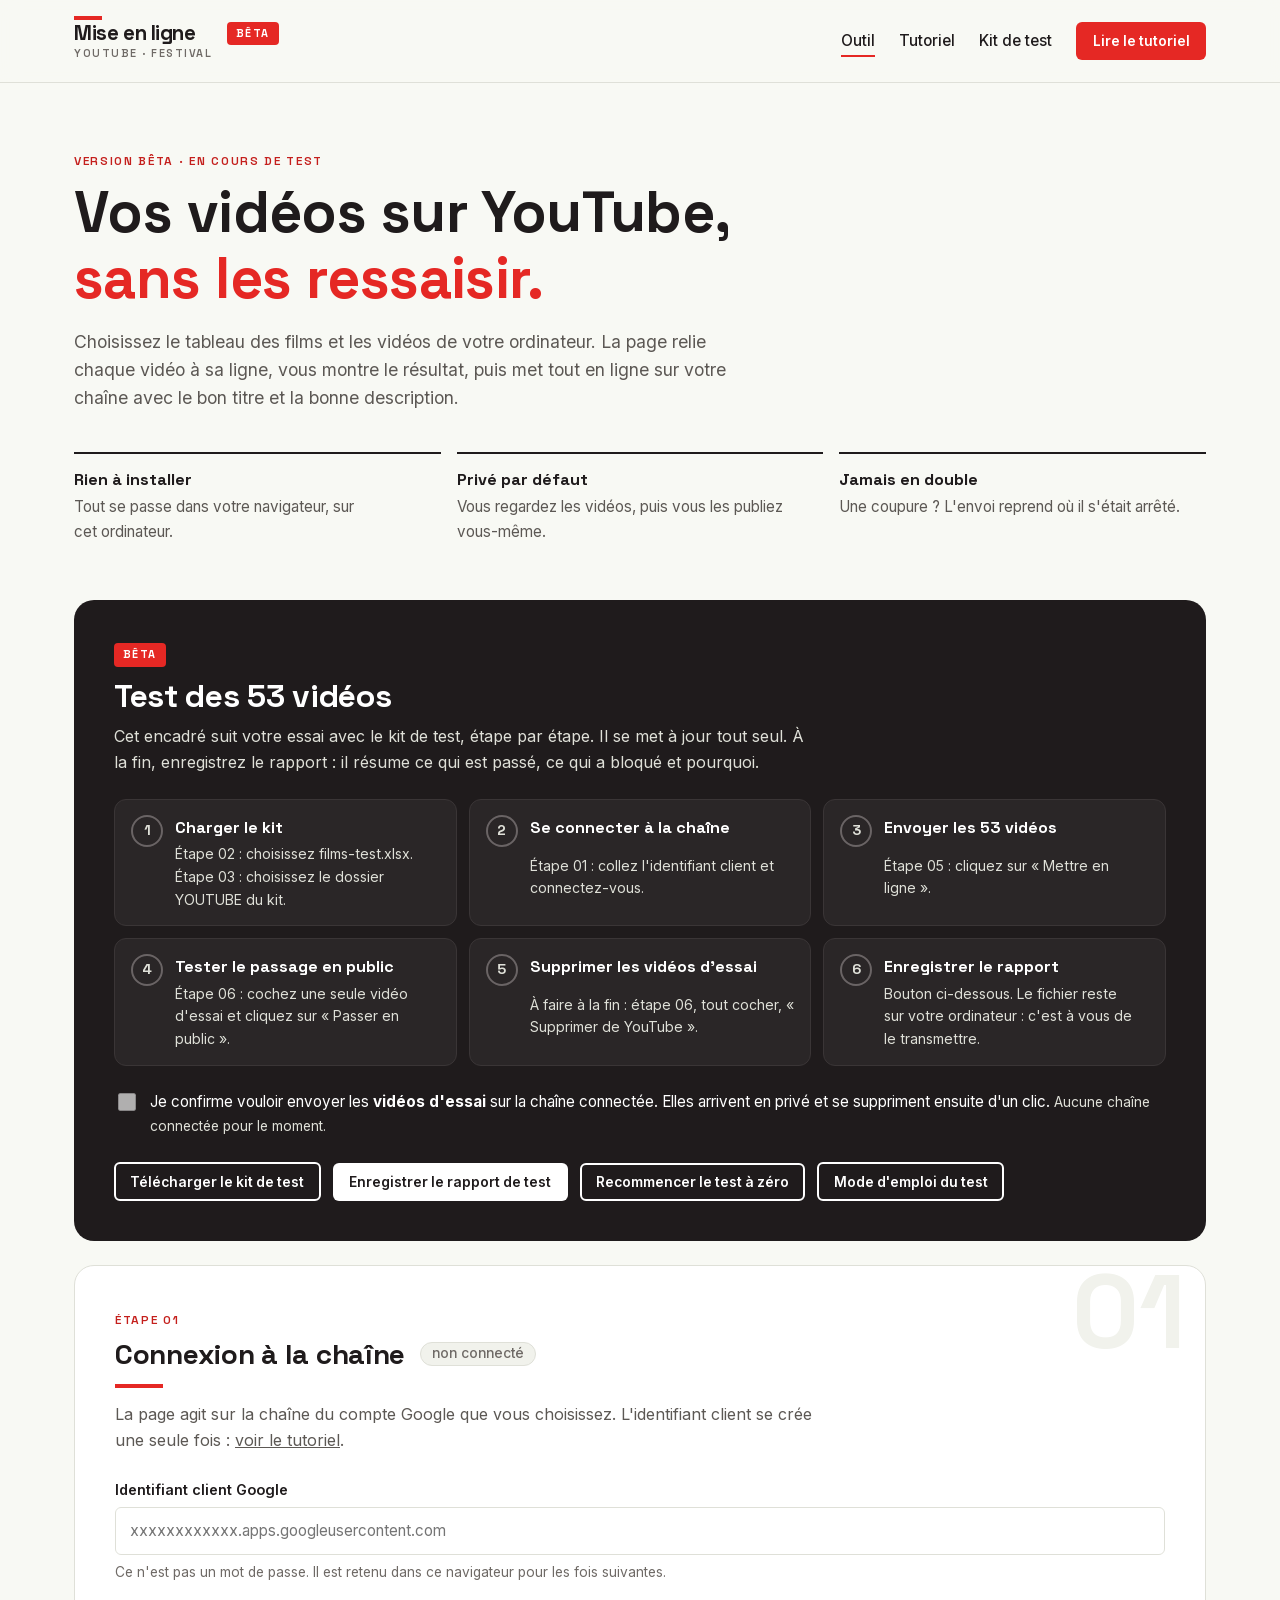
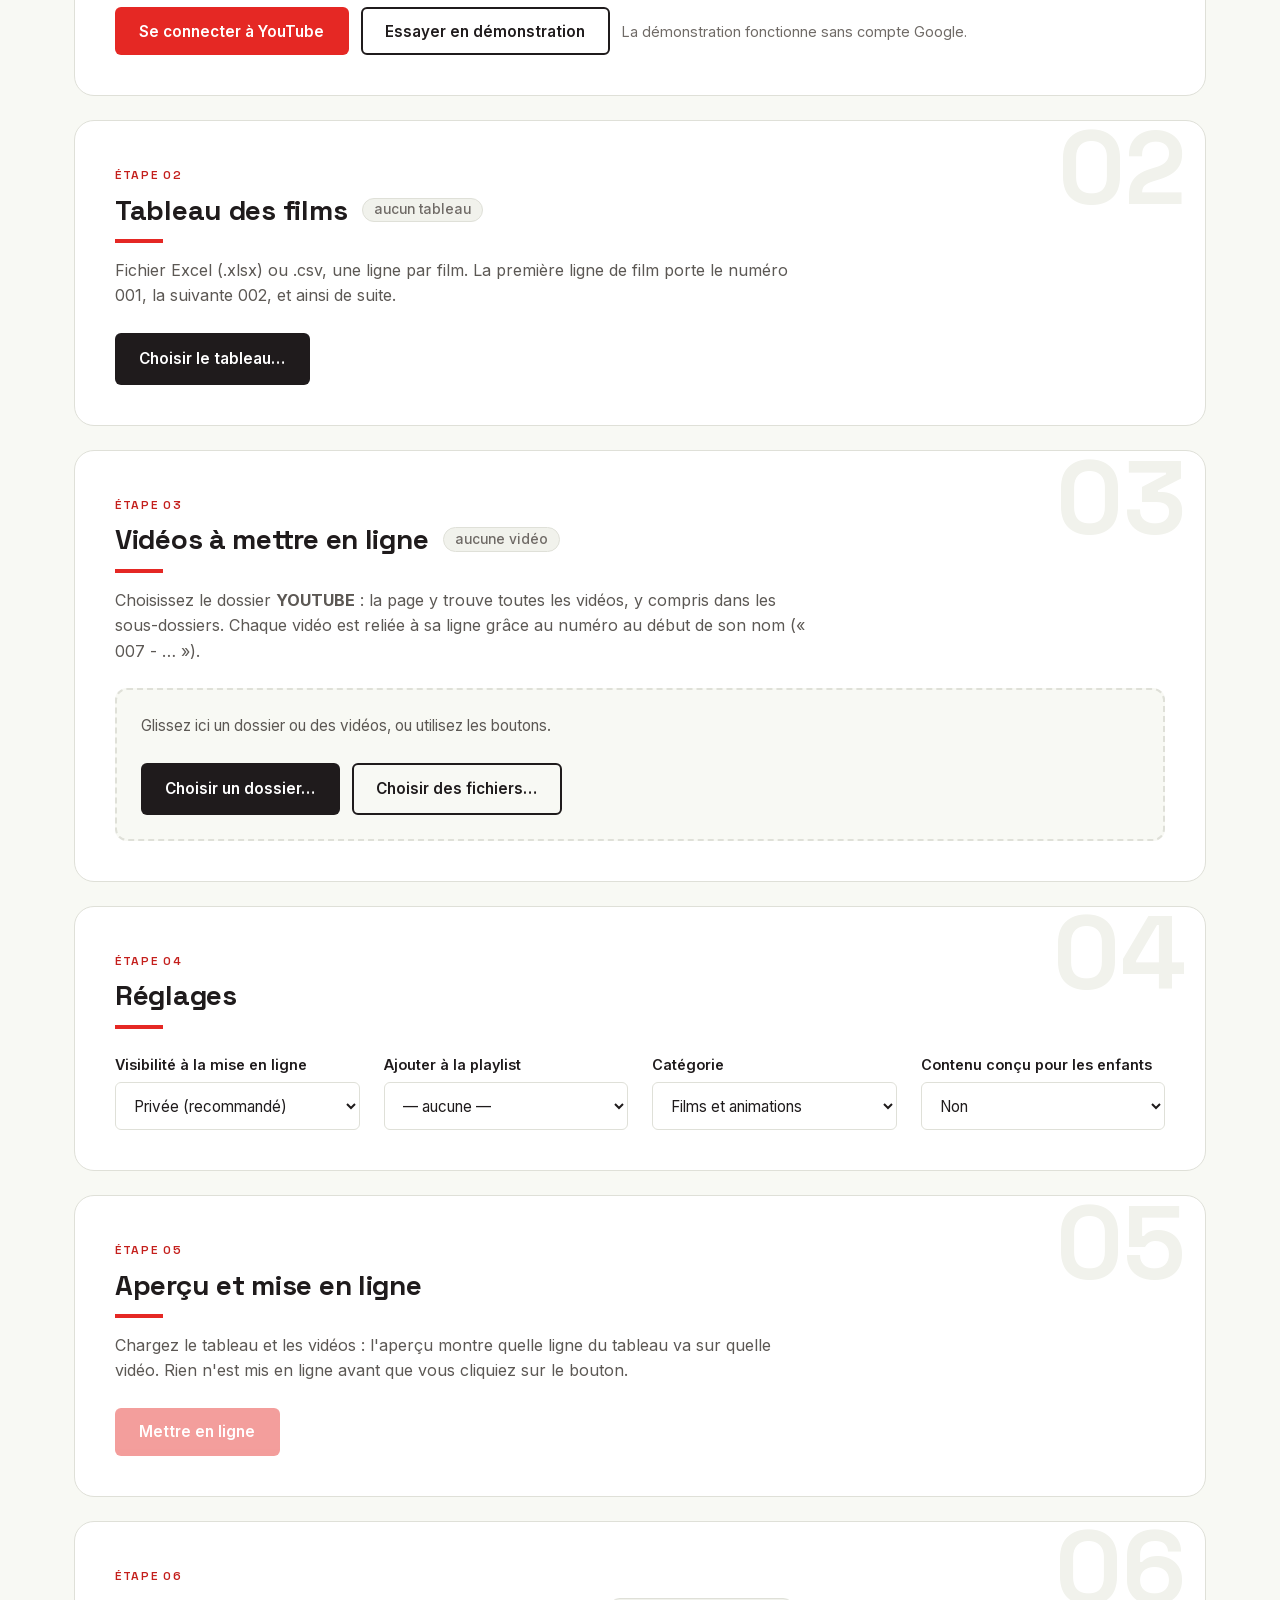
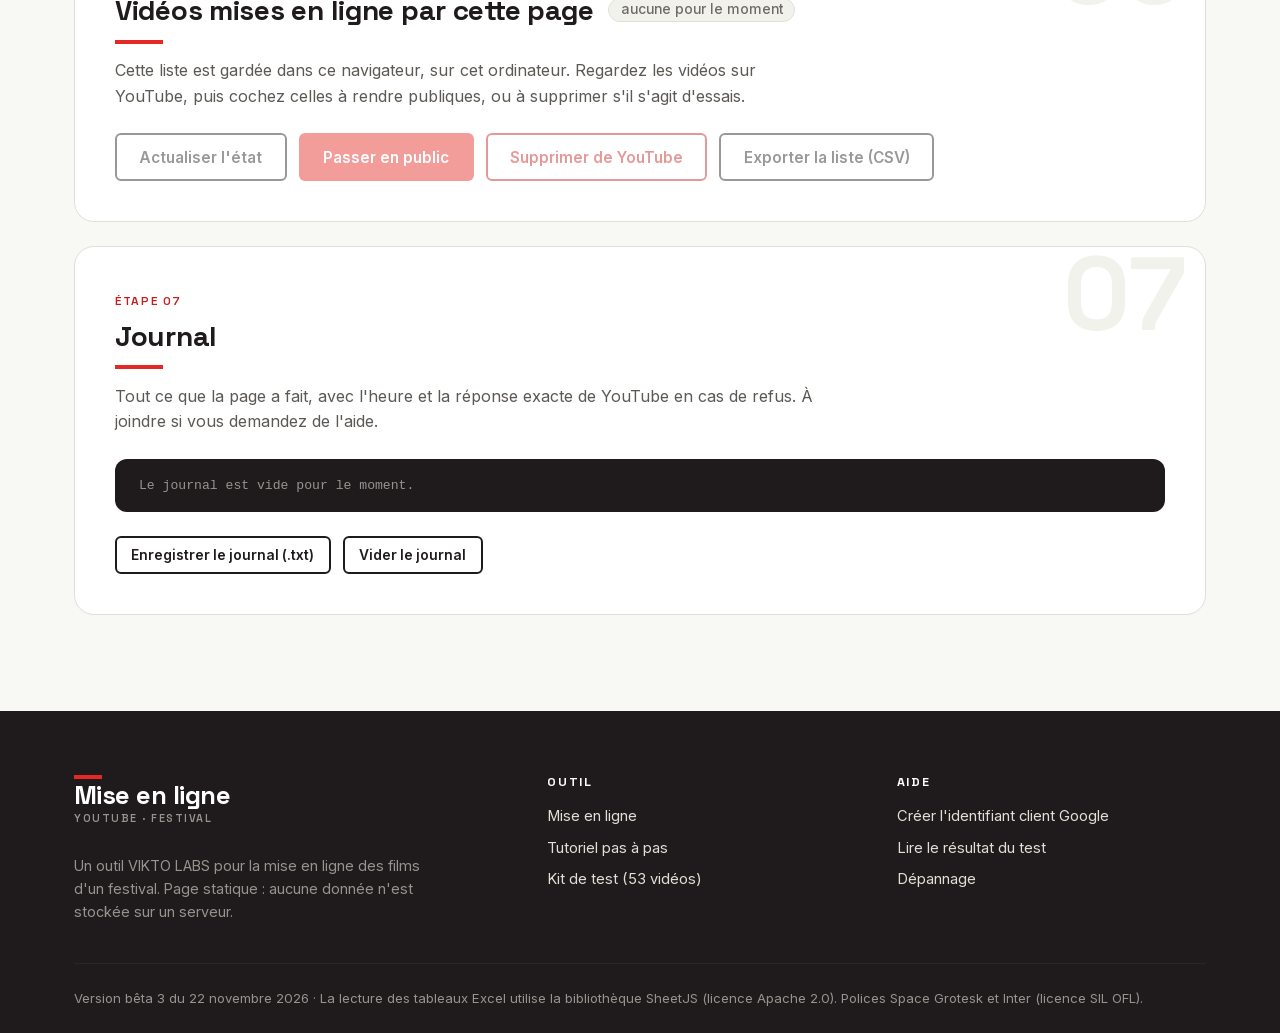
<file: index.html>
<!doctype html>
<html lang="fr">
<head>
<meta charset="utf-8">
<meta name="viewport" content="width=device-width, initial-scale=1">
<title>Mise en ligne YouTube du festival — VIKTO LABS</title>
<meta name="description" content="Outil pour mettre en ligne sur YouTube les vidéos d'un festival, avec les titres et descriptions tirés d'un tableau Excel.">
<meta name="robots" content="noindex">
<link rel="icon" type="image/svg+xml" href="assets/images/icone.svg">
<link rel="stylesheet" href="assets/css/fonts.css">
<link rel="stylesheet" href="assets/css/style.css">
</head>
<body>
<a href="#outil" class="skip-link">Aller à l'outil</a>

<header class="site-header">
  <div class="header-inner">
    <a href="index.html" class="logo-slot" aria-label="Mise en ligne YouTube — accueil">
      <span class="wordmark">Mise en ligne<span class="wordmark-dot" aria-hidden="true"></span><small>YouTube · festival</small></span>
      <span class="badge-beta" title="Version en cours de test">Bêta</span>
    </a>
    <nav class="main-nav" aria-label="Navigation principale">
      <ul class="nav-links">
        <li><a href="index.html" aria-current="page">Outil</a></li>
        <li><a href="tutoriel.html">Tutoriel</a></li>
        <li><a href="tutoriel.html#kit">Kit de test</a></li>
      </ul>
      <a href="tutoriel.html" class="btn btn-primary btn-small">Lire le tutoriel</a>
    </nav>
  </div>
</header>

<div class="demo-bar" id="demo-bar" hidden>
  <div class="container">
    <strong>Mode démonstration</strong>
    <span>Rien n'est envoyé à YouTube : la page fait semblant, pour s'exercer.</span>
    <label for="demo-limite">Simuler :</label>
    <select id="demo-limite">
      <option value="">aucune limite (tout passe)</option>
      <option value="quota-6">quota épuisé après 6 vidéos</option>
      <option value="quota-50">quota épuisé après 50 vidéos</option>
      <option value="chaine-15">limite de la chaîne après 15 vidéos</option>
      <option value="prive">vidéos bloquées en privé</option>
    </select>
    <button type="button" id="btn-quitter-demo">Quitter la démonstration</button>
  </div>
</div>

<main id="outil">
  <div class="container">
    <section class="hero">
      <span class="eyebrow">Version bêta · en cours de test</span>
      <h1>Vos vidéos sur YouTube, <span class="accent">sans les ressaisir.</span></h1>
      <p class="lead">Choisissez le tableau des films et les vidéos de votre ordinateur. La page relie chaque vidéo à sa ligne, vous montre le résultat, puis met tout en ligne sur votre chaîne avec le bon titre et la bonne description.</p>
      <ul class="hero-facts">
        <li><strong>Rien à installer</strong>Tout se passe dans votre navigateur, sur cet ordinateur.</li>
        <li><strong>Privé par défaut</strong>Vous regardez les vidéos, puis vous les publiez vous-même.</li>
        <li><strong>Jamais en double</strong>Une coupure ? L'envoi reprend où il s'était arrêté.</li>
      </ul>
    </section>

    <section class="beta" id="s-test" aria-labelledby="titre-test">
      <div class="beta-head">
        <span class="badge-beta">Bêta</span>
        <h2 id="titre-test">Test des 53 vidéos</h2>
        <p>Cet encadré suit votre essai avec le kit de test, étape par étape. Il se met à jour tout seul. À la fin, enregistrez le rapport : il résume ce qui est passé, ce qui a bloqué et pourquoi.</p>
      </div>
      <ol class="checklist" id="test-etapes"></ol>
      <label class="confirm" for="confirme-test">
        <input type="checkbox" id="confirme-test">
        <span>Je confirme vouloir envoyer les <strong>vidéos d'essai</strong> sur la chaîne connectée. Elles arrivent en privé et se suppriment ensuite d'un clic. <span class="hint" id="chaine-test"></span></span>
      </label>
      <div class="actions">
        <a class="btn btn-outline btn-small" href="kit-test/kit-test-53-videos.zip" download>Télécharger le kit de test</a>
        <button type="button" class="btn btn-dark btn-small" id="btn-rapport-test">Enregistrer le rapport de test</button>
        <button type="button" class="btn btn-outline btn-small" id="btn-raz-test">Recommencer le test à zéro</button>
        <a class="btn btn-outline btn-small" href="tutoriel.html#test">Mode d'emploi du test</a>
      </div>
    </section>

    <div class="steps">

      <section class="step" data-num="01" id="s-connexion">
        <div class="step-head">
          <span class="eyebrow">Étape 01</span>
          <h2>Connexion à la chaîne <span class="status" id="etat-connexion">non connecté</span></h2>
          <p>La page agit sur la chaîne du compte Google que vous choisissez. L'identifiant client se crée une seule fois : <a href="tutoriel.html#acces">voir le tutoriel</a>.</p>
        </div>
        <div class="fields">
          <div class="field full">
            <label for="client-id">Identifiant client Google</label>
            <input type="text" id="client-id" placeholder="xxxxxxxxxxxx.apps.googleusercontent.com" autocomplete="off" spellcheck="false">
            <span class="hint">Ce n'est pas un mot de passe. Il est retenu dans ce navigateur pour les fois suivantes.</span>
          </div>
        </div>
        <div class="actions">
          <button type="button" class="btn btn-primary" id="btn-connexion">Se connecter à YouTube</button>
          <button type="button" class="btn btn-outline" id="btn-demo">Essayer en démonstration</button>
          <span class="note">La démonstration fonctionne sans compte Google.</span>
        </div>
        <div class="notice" id="msg-connexion" role="status" aria-live="polite"></div>
      </section>

      <section class="step" data-num="02" id="s-tableau">
        <div class="step-head">
          <span class="eyebrow">Étape 02</span>
          <h2>Tableau des films <span class="status" id="etat-tableau">aucun tableau</span></h2>
          <p>Fichier Excel (.xlsx) ou .csv, une ligne par film. La première ligne de film porte le numéro 001, la suivante 002, et ainsi de suite.</p>
        </div>
        <div class="actions" style="margin-top:0">
          <label class="btn btn-dark" for="choix-tableau">Choisir le tableau…</label>
          <input type="file" id="choix-tableau" accept=".xlsx,.xlsm,.csv">
          <button type="button" class="btn btn-outline" id="btn-exemple" hidden>Charger les 53 vidéos d'exemple</button>
        </div>
        <div id="colonnes" hidden>
          <div class="fields" style="margin-top: var(--space-md)">
            <div class="field"><label for="col-titre">Colonne du titre YouTube</label><select id="col-titre"></select></div>
            <div class="field"><label for="col-desc">Colonne de la description</label><select id="col-desc"></select></div>
            <div class="field"><label for="col-tags">Colonne des mots-clés <span class="optional">(facultatif)</span></label><select id="col-tags"></select></div>
          </div>
          <details class="more">
            <summary>Composer le titre et la description à partir de plusieurs colonnes</summary>
            <p class="hint">Écrivez le texte voulu et placez le nom d'une colonne entre accolades là où sa valeur doit apparaître. Exemple : <code>{Titre} – un film de {Réalisateur}</code></p>
            <div class="fields">
              <div class="field full"><label for="modele-titre">Modèle du titre</label><input type="text" id="modele-titre"></div>
              <div class="field full"><label for="modele-desc">Modèle de la description</label><textarea id="modele-desc"></textarea></div>
              <div class="field full"><span class="label">Colonnes disponibles <span class="optional">(un clic l'ajoute à la description)</span></span><div class="chips" id="puces"></div></div>
            </div>
          </details>
        </div>
        <div class="notice" id="msg-tableau" role="status" aria-live="polite"></div>
      </section>

      <section class="step" data-num="03" id="s-videos">
        <div class="step-head">
          <span class="eyebrow">Étape 03</span>
          <h2>Vidéos à mettre en ligne <span class="status" id="etat-videos">aucune vidéo</span></h2>
          <p>Choisissez le dossier <strong>YOUTUBE</strong> : la page y trouve toutes les vidéos, y compris dans les sous-dossiers. Chaque vidéo est reliée à sa ligne grâce au numéro au début de son nom (« 007 - … »).</p>
        </div>
        <div class="dropzone" id="depot">
          <p>Glissez ici un dossier ou des vidéos, ou utilisez les boutons.</p>
          <div class="actions">
            <label class="btn btn-dark" for="choix-dossier">Choisir un dossier…</label>
            <input type="file" id="choix-dossier" webkitdirectory multiple>
            <label class="btn btn-outline" for="choix-fichiers">Choisir des fichiers…</label>
            <input type="file" id="choix-fichiers" multiple accept="video/*,.mkv,.mxf">
            <button type="button" class="btn btn-outline btn-small" id="btn-vider" hidden>Vider la liste</button>
          </div>
        </div>
      </section>

      <section class="step" data-num="04" id="s-reglages">
        <div class="step-head">
          <span class="eyebrow">Étape 04</span>
          <h2>Réglages</h2>
        </div>
        <div class="fields">
          <div class="field"><label for="visibilite">Visibilité à la mise en ligne</label>
            <select id="visibilite">
              <option value="private" selected>Privée (recommandé)</option>
              <option value="unlisted">Non répertoriée</option>
              <option value="public">Publique</option>
            </select></div>
          <div class="field"><label for="playlist">Ajouter à la playlist</label>
            <select id="playlist"><option value="">— aucune —</option></select></div>
          <div class="field"><label for="categorie">Catégorie</label>
            <select id="categorie">
              <option value="1" selected>Films et animations</option>
              <option value="10">Musique</option>
              <option value="24">Divertissement</option>
              <option value="22">People et blogs</option>
              <option value="27">Éducation</option>
              <option value="29">Associations et militantisme</option>
            </select></div>
          <div class="field"><label for="enfants">Contenu conçu pour les enfants</label>
            <select id="enfants"><option value="non" selected>Non</option><option value="oui">Oui</option></select></div>
        </div>
      </section>

      <section class="step" data-num="05" id="s-apercu">
        <div class="step-head">
          <span class="eyebrow">Étape 05</span>
          <h2>Aperçu et mise en ligne <span class="status" id="etat-apercu"></span></h2>
          <p id="aide-apercu">Chargez le tableau et les vidéos : l'aperçu montre quelle ligne du tableau va sur quelle vidéo. Rien n'est mis en ligne avant que vous cliquiez sur le bouton.</p>
        </div>
        <div class="table-wrap" id="zone-apercu" hidden>
          <table>
            <thead><tr><th><input type="checkbox" id="tout-cocher" aria-label="Tout cocher"></th><th>N°</th><th>Fichier</th><th>Titre YouTube</th><th>Description</th><th>État</th></tr></thead>
            <tbody id="lignes-apercu"></tbody>
          </table>
        </div>
        <div class="actions">
          <button type="button" class="btn btn-primary" id="btn-envoyer" disabled>Mettre en ligne</button>
          <button type="button" class="btn btn-outline" id="btn-arreter" hidden>Arrêter après la vidéo en cours</button>
          <span class="note" id="progression" role="status" aria-live="polite"></span>
        </div>
        <div class="bar big" id="barre-globale" hidden><i></i></div>
        <div class="notice" id="msg-envoi" role="status" aria-live="polite"></div>
        <div class="report" id="bilan" hidden></div>
      </section>

      <section class="step" data-num="06" id="s-publication">
        <div class="step-head">
          <span class="eyebrow">Étape 06</span>
          <h2>Vidéos mises en ligne par cette page <span class="status" id="etat-publication"></span></h2>
          <p>Cette liste est gardée dans ce navigateur, sur cet ordinateur. Regardez les vidéos sur YouTube, puis cochez celles à rendre publiques, ou à supprimer s'il s'agit d'essais.</p>
        </div>
        <div class="table-wrap" id="zone-publication" hidden>
          <table>
            <thead><tr><th><input type="checkbox" id="tout-cocher-pub" aria-label="Tout cocher"></th><th>N°</th><th>Titre</th><th>Lien</th><th>Visibilité</th><th>Traitement</th><th>Mise en ligne</th></tr></thead>
            <tbody id="lignes-publication"></tbody>
          </table>
        </div>
        <div class="actions">
          <button type="button" class="btn btn-outline" id="btn-actualiser" disabled>Actualiser l'état</button>
          <button type="button" class="btn btn-primary" id="btn-publier" disabled>Passer en public</button>
          <button type="button" class="btn btn-danger" id="btn-supprimer" disabled>Supprimer de YouTube</button>
          <button type="button" class="btn btn-outline" id="btn-rapport" disabled>Exporter la liste (CSV)</button>
        </div>
        <div class="notice" id="msg-publication" role="status" aria-live="polite"></div>
      </section>

      <section class="step" data-num="07" id="s-journal">
        <div class="step-head">
          <span class="eyebrow">Étape 07</span>
          <h2>Journal</h2>
          <p>Tout ce que la page a fait, avec l'heure et la réponse exacte de YouTube en cas de refus. À joindre si vous demandez de l'aide.</p>
        </div>
        <div class="log" id="journal" aria-label="Journal"></div>
        <div class="actions">
          <button type="button" class="btn btn-outline btn-small" id="btn-journal">Enregistrer le journal (.txt)</button>
          <button type="button" class="btn btn-outline btn-small" id="btn-vider-journal">Vider le journal</button>
        </div>
      </section>

    </div>
  </div>
</main>

<footer class="site-footer">
  <div class="container">
    <div class="footer-grid">
      <div>
        <span class="wordmark">Mise en ligne<span class="wordmark-dot" aria-hidden="true"></span><small>YouTube · festival</small></span>
        <p>Un outil VIKTO LABS pour la mise en ligne des films d'un festival. Page statique : aucune donnée n'est stockée sur un serveur.</p>
      </div>
      <nav aria-label="Outil">
        <h2 class="footer-title">Outil</h2>
        <ul>
          <li><a href="index.html">Mise en ligne</a></li>
          <li><a href="tutoriel.html">Tutoriel pas à pas</a></li>
          <li><a href="tutoriel.html#kit">Kit de test (53 vidéos)</a></li>
        </ul>
      </nav>
      <nav aria-label="Aide">
        <h2 class="footer-title">Aide</h2>
        <ul>
          <li><a href="tutoriel.html#acces">Créer l'identifiant client Google</a></li>
          <li><a href="tutoriel.html#resultats">Lire le résultat du test</a></li>
          <li><a href="tutoriel.html#depannage">Dépannage</a></li>
        </ul>
      </nav>
    </div>
    <div class="footer-bottom"><span id="version"></span> · La lecture des tableaux Excel utilise la bibliothèque SheetJS (licence Apache 2.0). Polices Space Grotesk et Inter (licence SIL OFL).</div>
  </div>
</footer>

<div class="reconnect" id="reconnexion" role="alertdialog" aria-label="Reconnexion à Google">
  <span>La connexion à Google a expiré. La mise en ligne reprendra où elle s'est arrêtée.</span>
  <button type="button" class="btn btn-primary btn-small" id="btn-reconnexion">Se reconnecter et continuer</button>
</div>

<script src="vendor/xlsx.full.min.js"></script>
<script src="https://accounts.google.com/gsi/client" async defer></script>
<script src="demo.js"></script>
<script src="app.js"></script>
</body>
</html>
</file>
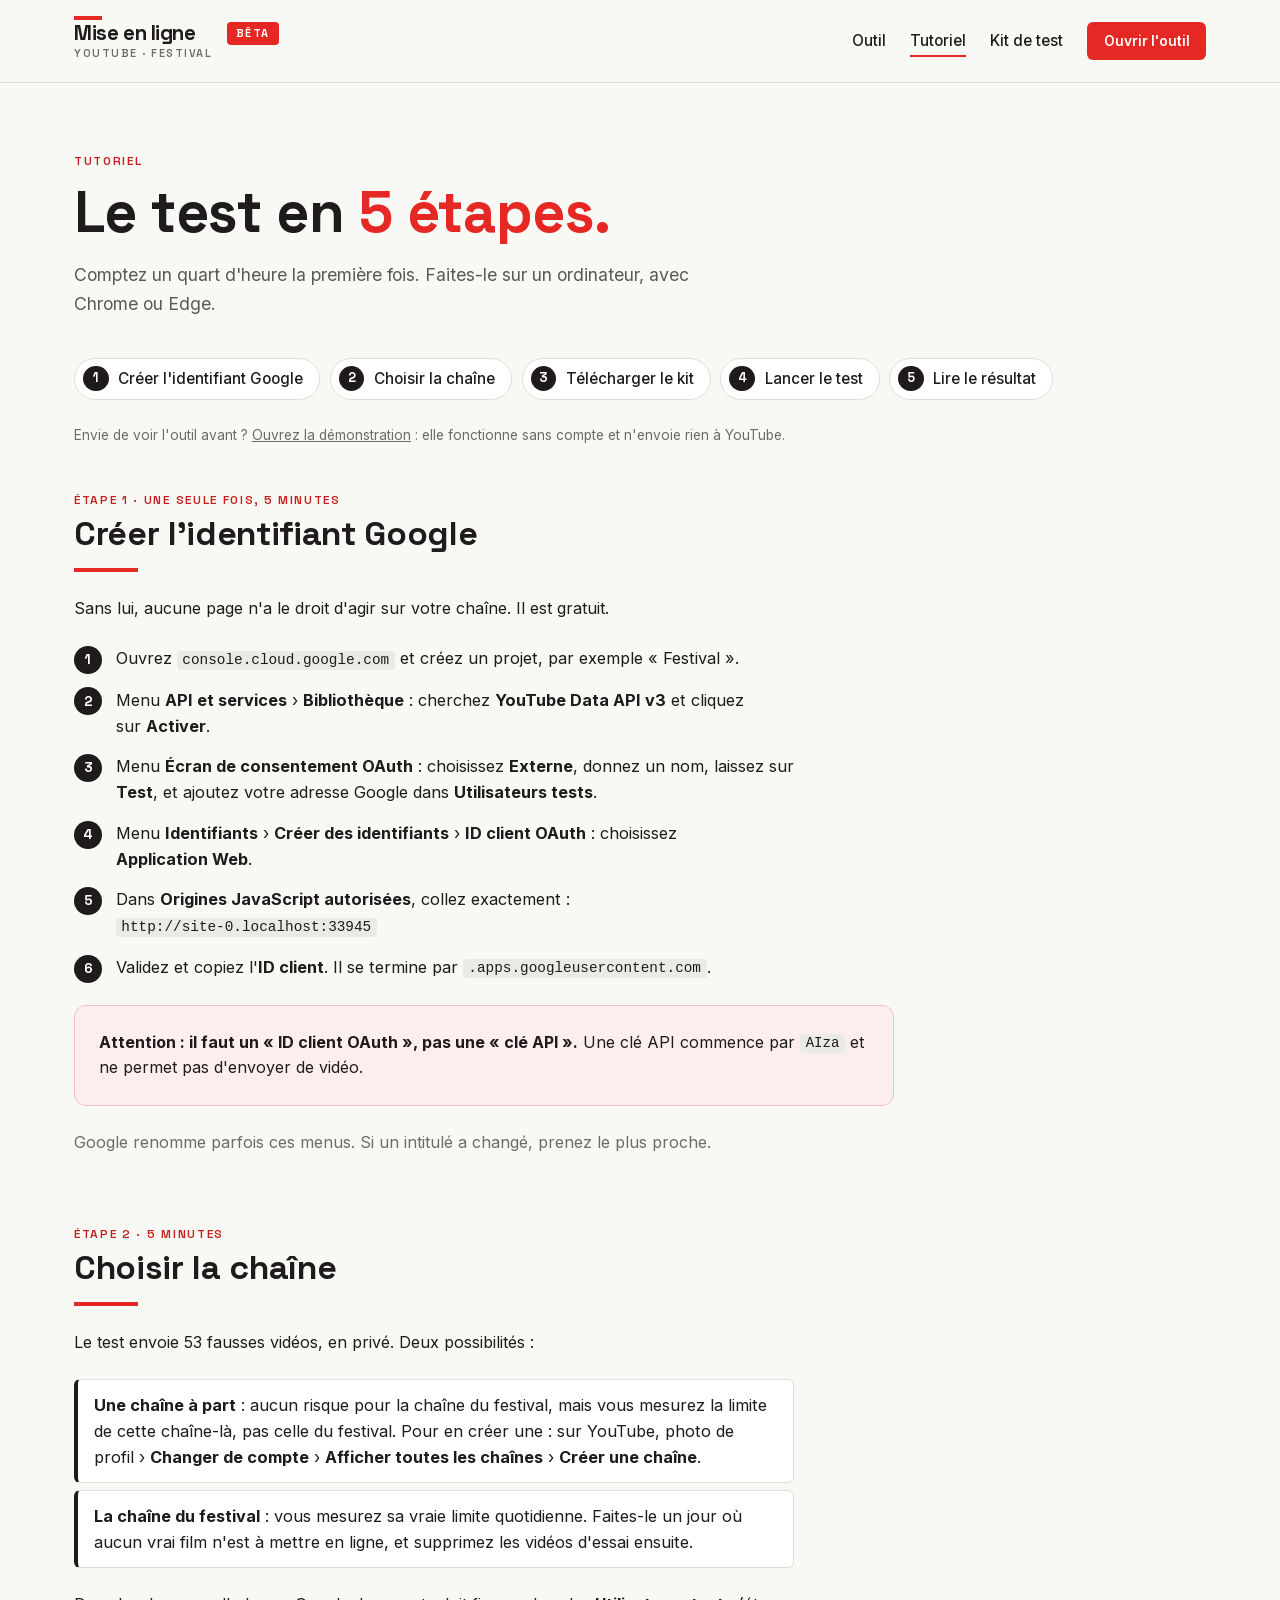
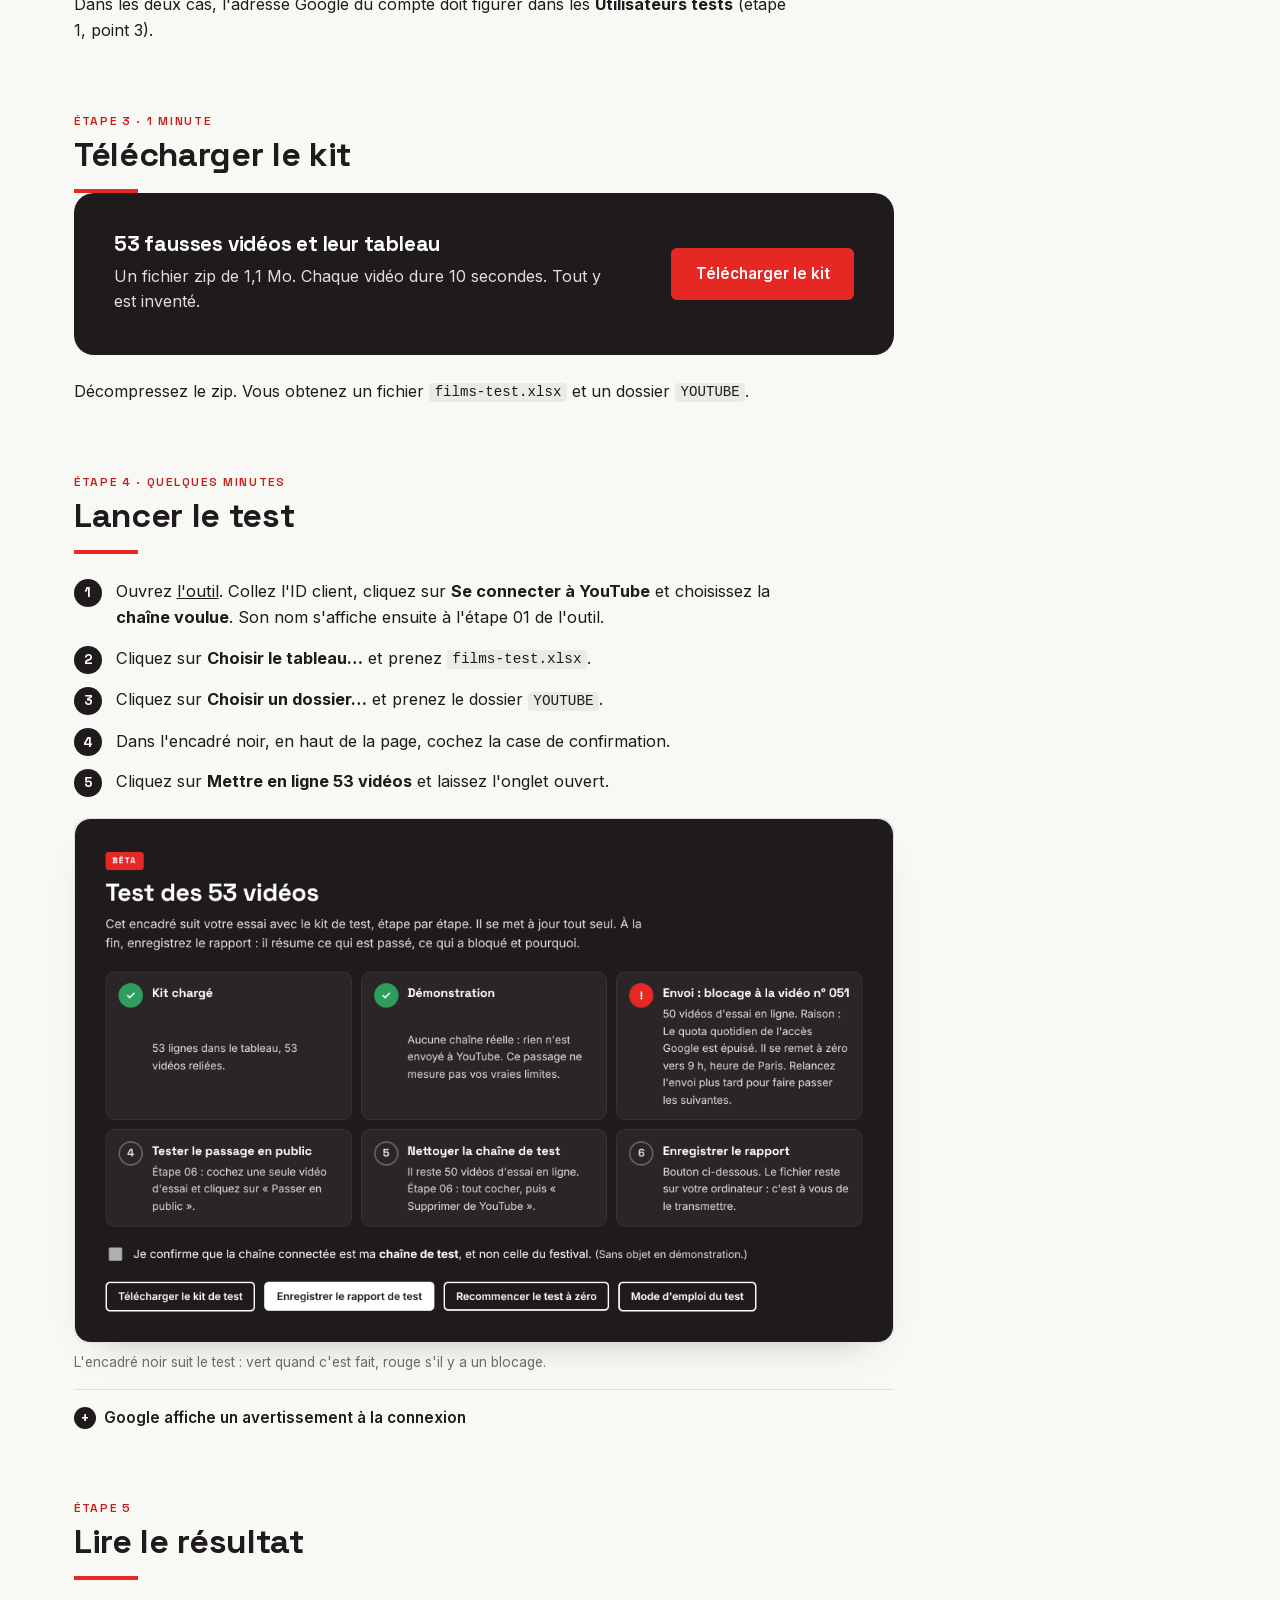
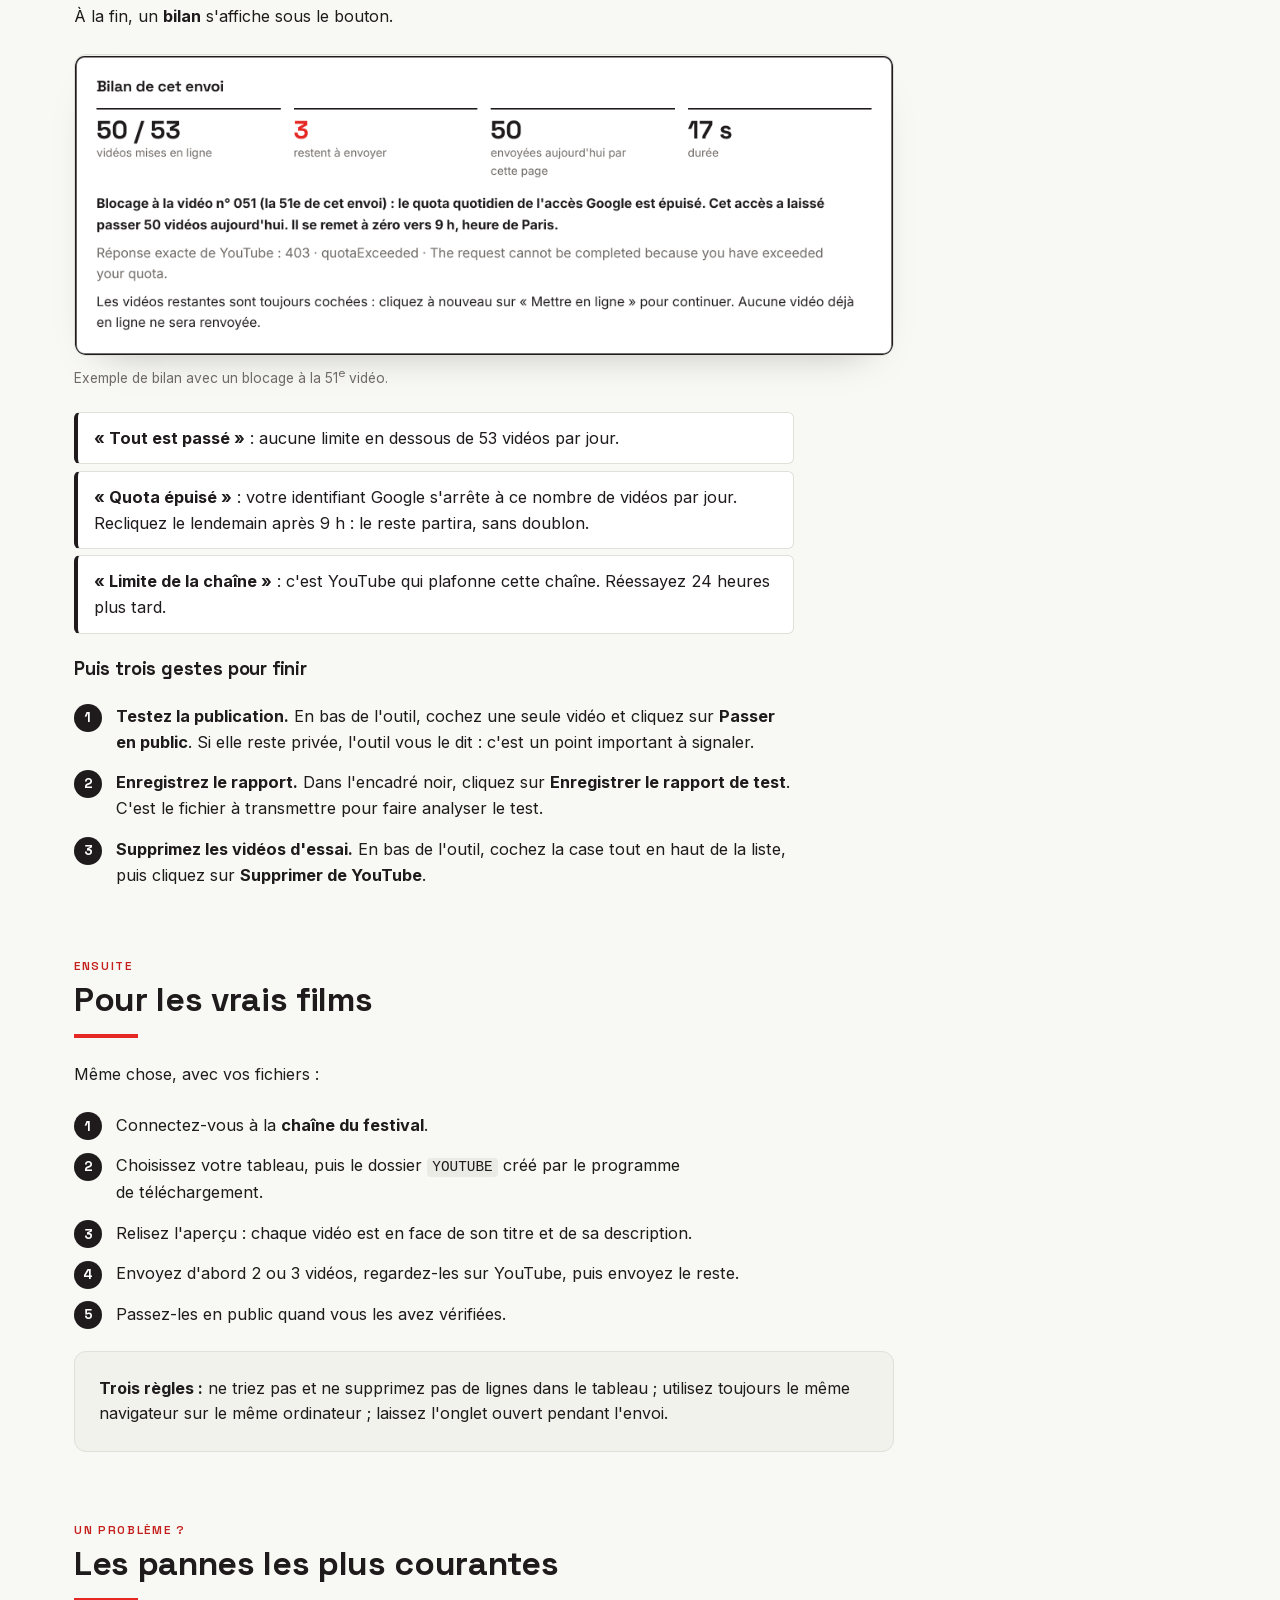
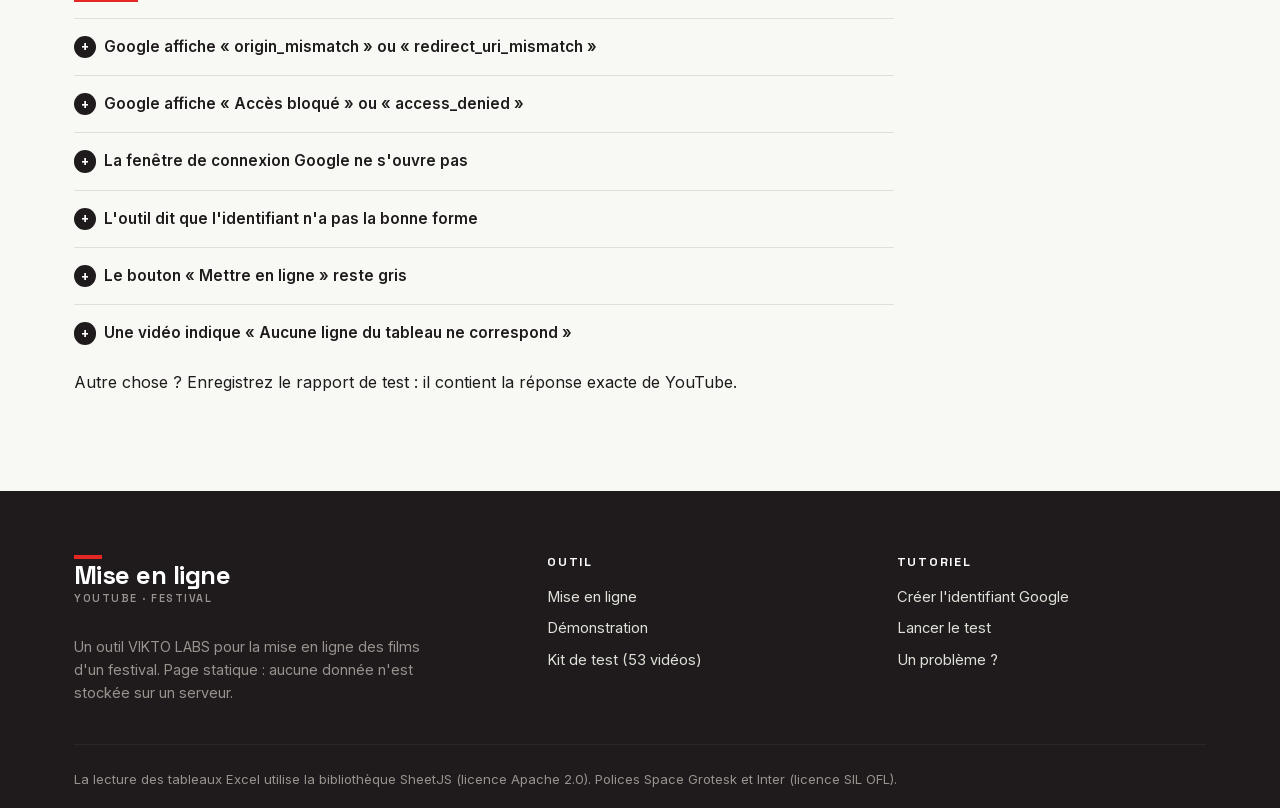
<file: tutoriel.html>
<!doctype html>
<html lang="fr">
<head>
<meta charset="utf-8">
<meta name="viewport" content="width=device-width, initial-scale=1">
<title>Tutoriel — Mise en ligne YouTube du festival</title>
<meta name="description" content="Tutoriel en 5 étapes : créer l'accès Google, tester avec 53 vidéos factices, lire le résultat.">
<meta name="robots" content="noindex">
<link rel="icon" type="image/svg+xml" href="assets/images/icone.svg">
<link rel="stylesheet" href="assets/css/fonts.css">
<link rel="stylesheet" href="assets/css/style.css">
</head>
<body>
<a href="#contenu" class="skip-link">Aller au contenu</a>

<header class="site-header">
  <div class="header-inner">
    <a href="index.html" class="logo-slot" aria-label="Mise en ligne YouTube — accueil">
      <span class="wordmark">Mise en ligne<span class="wordmark-dot" aria-hidden="true"></span><small>YouTube · festival</small></span>
      <span class="badge-beta" title="Version en cours de test">Bêta</span>
    </a>
    <nav class="main-nav" aria-label="Navigation principale">
      <ul class="nav-links">
        <li><a href="index.html">Outil</a></li>
        <li><a href="tutoriel.html" aria-current="page">Tutoriel</a></li>
        <li><a href="#kit">Kit de test</a></li>
      </ul>
      <a href="index.html" class="btn btn-primary btn-small">Ouvrir l'outil</a>
    </nav>
  </div>
</header>

<main id="contenu">
  <div class="container">
    <section class="hero">
      <span class="eyebrow">Tutoriel</span>
      <h1>Le test en <span class="accent">5 étapes.</span></h1>
      <p class="lead">Comptez un quart d'heure la première fois. Faites-le sur un ordinateur, avec Chrome ou Edge.</p>
      <ol class="sommaire">
        <li><a href="#acces">Créer l'identifiant Google</a></li>
        <li><a href="#chaine">Choisir la chaîne</a></li>
        <li><a href="#kit">Télécharger le kit</a></li>
        <li><a href="#test">Lancer le test</a></li>
        <li><a href="#resultats">Lire le résultat</a></li>
      </ol>
      <p class="hint" style="margin-top: var(--space-md)">Envie de voir l'outil avant ? <a href="index.html?demo=1">Ouvrez la démonstration</a> : elle fonctionne sans compte et n'envoie rien à YouTube.</p>
    </section>

    <div class="tuto tuto-simple">

      <section class="tuto-section" id="acces">
        <span class="eyebrow">Étape 1 · une seule fois, 5 minutes</span>
        <h2>Créer l'identifiant Google</h2>
        <p>Sans lui, aucune page n'a le droit d'agir sur votre chaîne. Il est gratuit.</p>
        <ol class="numbered">
          <li>Ouvrez <code>console.cloud.google.com</code> et créez un projet, par exemple « Festival ».</li>
          <li>Menu <strong>API et services</strong> › <strong>Bibliothèque</strong> : cherchez <strong>YouTube Data API v3</strong> et cliquez sur <strong>Activer</strong>.</li>
          <li>Menu <strong>Écran de consentement OAuth</strong> : choisissez <strong>Externe</strong>, donnez un nom, laissez sur <strong>Test</strong>, et ajoutez votre adresse Google dans <strong>Utilisateurs tests</strong>.</li>
          <li>Menu <strong>Identifiants</strong> › <strong>Créer des identifiants</strong> › <strong>ID client OAuth</strong> : choisissez <strong>Application Web</strong>.</li>
          <li>Dans <strong>Origines JavaScript autorisées</strong>, collez exactement : <code id="origine">https://viktor-guignard.github.io</code></li>
          <li>Validez et copiez l'<strong>ID client</strong>. Il se termine par <code>.apps.googleusercontent.com</code>.</li>
        </ol>
        <div class="callout is-red">
          <p><strong>Attention : il faut un « ID client OAuth », pas une « clé API ».</strong> Une clé API commence par <code>AIza</code> et ne permet pas d'envoyer de vidéo.</p>
        </div>
        <p class="muted">Google renomme parfois ces menus. Si un intitulé a changé, prenez le plus proche.</p>
      </section>

      <section class="tuto-section" id="chaine">
        <span class="eyebrow">Étape 2 · 5 minutes</span>
        <h2>Choisir la chaîne</h2>
        <p>Le test envoie 53 fausses vidéos, en privé. Deux possibilités :</p>
        <ul class="resultats">
          <li><strong>Une chaîne à part</strong> : aucun risque pour la chaîne du festival, mais vous mesurez la limite de cette chaîne-là, pas celle du festival. Pour en créer une : sur YouTube, photo de profil › <strong>Changer de compte</strong> › <strong>Afficher toutes les chaînes</strong> › <strong>Créer une chaîne</strong>.</li>
          <li><strong>La chaîne du festival</strong> : vous mesurez sa vraie limite quotidienne. Faites-le un jour où aucun vrai film n'est à mettre en ligne, et supprimez les vidéos d'essai ensuite.</li>
        </ul>
        <p>Dans les deux cas, l'adresse Google du compte doit figurer dans les <strong>Utilisateurs tests</strong> (étape 1, point 3).</p>
      </section>

      <section class="tuto-section" id="kit">
        <span class="eyebrow">Étape 3 · 1 minute</span>
        <h2>Télécharger le kit</h2>
        <div class="kit-card">
          <div>
            <h3>53 fausses vidéos et leur tableau</h3>
            <p>Un fichier zip de 1,1 Mo. Chaque vidéo dure 10 secondes. Tout y est inventé.</p>
          </div>
          <a href="kit-test/kit-test-53-videos.zip" class="btn btn-primary" download>Télécharger le kit</a>
        </div>
        <p>Décompressez le zip. Vous obtenez un fichier <code>films-test.xlsx</code> et un dossier <code>YOUTUBE</code>.</p>
      </section>

      <section class="tuto-section" id="test">
        <span class="eyebrow">Étape 4 · quelques minutes</span>
        <h2>Lancer le test</h2>
        <ol class="numbered">
          <li>Ouvrez <a href="index.html">l'outil</a>. Collez l'ID client, cliquez sur <strong>Se connecter à YouTube</strong> et choisissez la <strong>chaîne voulue</strong>. Son nom s'affiche ensuite à l'étape 01 de l'outil.</li>
          <li>Cliquez sur <strong>Choisir le tableau…</strong> et prenez <code>films-test.xlsx</code>.</li>
          <li>Cliquez sur <strong>Choisir un dossier…</strong> et prenez le dossier <code>YOUTUBE</code>.</li>
          <li>Dans l'encadré noir, en haut de la page, cochez la case de confirmation.</li>
          <li>Cliquez sur <strong>Mettre en ligne 53 vidéos</strong> et laissez l'onglet ouvert.</li>
        </ol>
        <figure>
          <img src="assets/tuto/11-encadre-test.png" alt="L'encadré noir de l'outil, avec ses six étapes qui se cochent toutes seules" loading="lazy" width="2144" height="1370">
          <figcaption>L'encadré noir suit le test : vert quand c'est fait, rouge s'il y a un blocage.</figcaption>
        </figure>
        <details class="more">
          <summary>Google affiche un avertissement à la connexion</summary>
          <p>C'est normal. Sur l'écran « Google n'a pas validé cette application », cliquez sur <strong>Paramètres avancés</strong>, puis sur <strong>Accéder à…</strong>, et acceptez les autorisations demandées.</p>
        </details>
      </section>

      <section class="tuto-section" id="resultats">
        <span class="eyebrow">Étape 5</span>
        <h2>Lire le résultat</h2>
        <p>À la fin, un <strong>bilan</strong> s'affiche sous le bouton.</p>
        <figure>
          <img src="assets/tuto/07-bilan-blocage.png" alt="Bilan : 50 vidéos sur 53 mises en ligne, blocage à la vidéo 051" loading="lazy" width="1980" height="726">
          <figcaption>Exemple de bilan avec un blocage à la 51<sup>e</sup> vidéo.</figcaption>
        </figure>
        <ul class="resultats">
          <li><strong>« Tout est passé »</strong> : aucune limite en dessous de 53 vidéos par jour.</li>
          <li><strong>« Quota épuisé »</strong> : votre identifiant Google s'arrête à ce nombre de vidéos par jour. Recliquez le lendemain après 9 h : le reste partira, sans doublon.</li>
          <li><strong>« Limite de la chaîne »</strong> : c'est YouTube qui plafonne cette chaîne. Réessayez 24 heures plus tard.</li>
        </ul>
        <h3>Puis trois gestes pour finir</h3>
        <ol class="numbered">
          <li><strong>Testez la publication.</strong> En bas de l'outil, cochez une seule vidéo et cliquez sur <strong>Passer en public</strong>. Si elle reste privée, l'outil vous le dit : c'est un point important à signaler.</li>
          <li><strong>Enregistrez le rapport.</strong> Dans l'encadré noir, cliquez sur <strong>Enregistrer le rapport de test</strong>. C'est le fichier à transmettre pour faire analyser le test.</li>
          <li><strong>Supprimez les vidéos d'essai.</strong> En bas de l'outil, cochez la case tout en haut de la liste, puis cliquez sur <strong>Supprimer de YouTube</strong>.</li>
        </ol>
      </section>

      <section class="tuto-section" id="films">
        <span class="eyebrow">Ensuite</span>
        <h2>Pour les vrais films</h2>
        <p>Même chose, avec vos fichiers :</p>
        <ol class="numbered">
          <li>Connectez-vous à la <strong>chaîne du festival</strong>.</li>
          <li>Choisissez votre tableau, puis le dossier <code>YOUTUBE</code> créé par le programme de téléchargement.</li>
          <li>Relisez l'aperçu : chaque vidéo est en face de son titre et de sa description.</li>
          <li>Envoyez d'abord 2 ou 3 vidéos, regardez-les sur YouTube, puis envoyez le reste.</li>
          <li>Passez-les en public quand vous les avez vérifiées.</li>
        </ol>
        <div class="callout">
          <p><strong>Trois règles :</strong> ne triez pas et ne supprimez pas de lignes dans le tableau ; utilisez toujours le même navigateur sur le même ordinateur ; laissez l'onglet ouvert pendant l'envoi.</p>
        </div>
      </section>

      <section class="tuto-section" id="depannage">
        <span class="eyebrow">Un problème ?</span>
        <h2>Les pannes les plus courantes</h2>
        <details class="more">
          <summary>Google affiche « origin_mismatch » ou « redirect_uri_mismatch »</summary>
          <p>L'adresse du site n'est pas dans les « Origines JavaScript autorisées ». Reprenez le point 5 de l'étape 1, sans barre oblique à la fin, et attendez quelques minutes.</p>
        </details>
        <details class="more">
          <summary>Google affiche « Accès bloqué » ou « access_denied »</summary>
          <p>Votre adresse Google n'est pas dans les « Utilisateurs tests ». Ajoutez-la (point 3 de l'étape 1).</p>
        </details>
        <details class="more">
          <summary>La fenêtre de connexion Google ne s'ouvre pas</summary>
          <p>Le navigateur bloque les fenêtres surgissantes. Autorisez-les pour ce site, grâce à l'icône dans la barre d'adresse, puis recliquez.</p>
        </details>
        <details class="more">
          <summary>L'outil dit que l'identifiant n'a pas la bonne forme</summary>
          <p>Vous avez probablement collé une clé API ou le code secret. Il faut l'<strong>ID client</strong>, qui se termine par <code>.apps.googleusercontent.com</code>.</p>
        </details>
        <details class="more">
          <summary>Le bouton « Mettre en ligne » reste gris</summary>
          <p>Vérifiez trois choses : vous êtes connecté, des vidéos sont cochées dans l'aperçu, et la case de confirmation de l'encadré noir est cochée.</p>
        </details>
        <details class="more">
          <summary>Une vidéo indique « Aucune ligne du tableau ne correspond »</summary>
          <p>Son nom ne commence pas par un numéro de ligne. Renommez le fichier sur le modèle « 007 - Titre », ou vérifiez que le bon tableau est chargé.</p>
        </details>
        <p>Autre chose ? Enregistrez le rapport de test : il contient la réponse exacte de YouTube.</p>
      </section>

    </div>
  </div>
</main>

<footer class="site-footer">
  <div class="container">
    <div class="footer-grid">
      <div>
        <span class="wordmark">Mise en ligne<span class="wordmark-dot" aria-hidden="true"></span><small>YouTube · festival</small></span>
        <p>Un outil VIKTO LABS pour la mise en ligne des films d'un festival. Page statique : aucune donnée n'est stockée sur un serveur.</p>
      </div>
      <nav aria-label="Outil">
        <h2 class="footer-title">Outil</h2>
        <ul>
          <li><a href="index.html">Mise en ligne</a></li>
          <li><a href="index.html?demo=1">Démonstration</a></li>
          <li><a href="kit-test/kit-test-53-videos.zip" download>Kit de test (53 vidéos)</a></li>
        </ul>
      </nav>
      <nav aria-label="Tutoriel">
        <h2 class="footer-title">Tutoriel</h2>
        <ul>
          <li><a href="#acces">Créer l'identifiant Google</a></li>
          <li><a href="#test">Lancer le test</a></li>
          <li><a href="#depannage">Un problème ?</a></li>
        </ul>
      </nav>
    </div>
    <div class="footer-bottom">La lecture des tableaux Excel utilise la bibliothèque SheetJS (licence Apache 2.0). Polices Space Grotesk et Inter (licence SIL OFL).</div>
  </div>
</footer>

<script>
  // Affiche l'adresse réelle du site comme origine à autoriser.
  (function () {
    var o = location.origin;
    if (/^https?:\/\//.test(o)) document.getElementById('origine').textContent = o;
  })();
</script>
</body>
</html>
</file>
<file: assets/css/fonts.css>
/* Polices hébergées sur le site (licence SIL OFL) : Space Grotesk pour les titres, Inter pour le texte.
   Aucune requête vers un service de polices externe. */
@font-face {
  font-family: 'Inter';
  font-style: normal;
  font-weight: 400;
  font-display: swap;
  src: url(../fonts/Inter-latin-ext-2.woff2) format('woff2');
  unicode-range: U+0100-02BA, U+02BD-02C5, U+02C7-02CC, U+02CE-02D7, U+02DD-02FF, U+0304, U+0308, U+0329, U+1D00-1DBF, U+1E00-1E9F, U+1EF2-1EFF, U+2020, U+20A0-20AB, U+20AD-20C0, U+2113, U+2C60-2C7F, U+A720-A7FF;
}
@font-face {
  font-family: 'Inter';
  font-style: normal;
  font-weight: 400;
  font-display: swap;
  src: url(../fonts/Inter-latin-3.woff2) format('woff2');
  unicode-range: U+0000-00FF, U+0131, U+0152-0153, U+02BB-02BC, U+02C6, U+02DA, U+02DC, U+0304, U+0308, U+0329, U+2000-206F, U+20AC, U+2122, U+2191, U+2193, U+2212, U+2215, U+FEFF, U+FFFD;
}
@font-face {
  font-family: 'Inter';
  font-style: normal;
  font-weight: 500;
  font-display: swap;
  src: url(../fonts/Inter-latin-ext-2.woff2) format('woff2');
  unicode-range: U+0100-02BA, U+02BD-02C5, U+02C7-02CC, U+02CE-02D7, U+02DD-02FF, U+0304, U+0308, U+0329, U+1D00-1DBF, U+1E00-1E9F, U+1EF2-1EFF, U+2020, U+20A0-20AB, U+20AD-20C0, U+2113, U+2C60-2C7F, U+A720-A7FF;
}
@font-face {
  font-family: 'Inter';
  font-style: normal;
  font-weight: 500;
  font-display: swap;
  src: url(../fonts/Inter-latin-3.woff2) format('woff2');
  unicode-range: U+0000-00FF, U+0131, U+0152-0153, U+02BB-02BC, U+02C6, U+02DA, U+02DC, U+0304, U+0308, U+0329, U+2000-206F, U+20AC, U+2122, U+2191, U+2193, U+2212, U+2215, U+FEFF, U+FFFD;
}
@font-face {
  font-family: 'Inter';
  font-style: normal;
  font-weight: 600;
  font-display: swap;
  src: url(../fonts/Inter-latin-ext-2.woff2) format('woff2');
  unicode-range: U+0100-02BA, U+02BD-02C5, U+02C7-02CC, U+02CE-02D7, U+02DD-02FF, U+0304, U+0308, U+0329, U+1D00-1DBF, U+1E00-1E9F, U+1EF2-1EFF, U+2020, U+20A0-20AB, U+20AD-20C0, U+2113, U+2C60-2C7F, U+A720-A7FF;
}
@font-face {
  font-family: 'Inter';
  font-style: normal;
  font-weight: 600;
  font-display: swap;
  src: url(../fonts/Inter-latin-3.woff2) format('woff2');
  unicode-range: U+0000-00FF, U+0131, U+0152-0153, U+02BB-02BC, U+02C6, U+02DA, U+02DC, U+0304, U+0308, U+0329, U+2000-206F, U+20AC, U+2122, U+2191, U+2193, U+2212, U+2215, U+FEFF, U+FFFD;
}
@font-face {
  font-family: 'Inter';
  font-style: normal;
  font-weight: 700;
  font-display: swap;
  src: url(../fonts/Inter-latin-ext-2.woff2) format('woff2');
  unicode-range: U+0100-02BA, U+02BD-02C5, U+02C7-02CC, U+02CE-02D7, U+02DD-02FF, U+0304, U+0308, U+0329, U+1D00-1DBF, U+1E00-1E9F, U+1EF2-1EFF, U+2020, U+20A0-20AB, U+20AD-20C0, U+2113, U+2C60-2C7F, U+A720-A7FF;
}
@font-face {
  font-family: 'Inter';
  font-style: normal;
  font-weight: 700;
  font-display: swap;
  src: url(../fonts/Inter-latin-3.woff2) format('woff2');
  unicode-range: U+0000-00FF, U+0131, U+0152-0153, U+02BB-02BC, U+02C6, U+02DA, U+02DC, U+0304, U+0308, U+0329, U+2000-206F, U+20AC, U+2122, U+2191, U+2193, U+2212, U+2215, U+FEFF, U+FFFD;
}
@font-face {
  font-family: 'Space Grotesk';
  font-style: normal;
  font-weight: 500;
  font-display: swap;
  src: url(../fonts/SpaceGrotesk-latin-ext-4.woff2) format('woff2');
  unicode-range: U+0100-02BA, U+02BD-02C5, U+02C7-02CC, U+02CE-02D7, U+02DD-02FF, U+0304, U+0308, U+0329, U+1D00-1DBF, U+1E00-1E9F, U+1EF2-1EFF, U+2020, U+20A0-20AB, U+20AD-20C0, U+2113, U+2C60-2C7F, U+A720-A7FF;
}
@font-face {
  font-family: 'Space Grotesk';
  font-style: normal;
  font-weight: 500;
  font-display: swap;
  src: url(../fonts/SpaceGrotesk-latin-5.woff2) format('woff2');
  unicode-range: U+0000-00FF, U+0131, U+0152-0153, U+02BB-02BC, U+02C6, U+02DA, U+02DC, U+0304, U+0308, U+0329, U+2000-206F, U+20AC, U+2122, U+2191, U+2193, U+2212, U+2215, U+FEFF, U+FFFD;
}
@font-face {
  font-family: 'Space Grotesk';
  font-style: normal;
  font-weight: 600;
  font-display: swap;
  src: url(../fonts/SpaceGrotesk-latin-ext-4.woff2) format('woff2');
  unicode-range: U+0100-02BA, U+02BD-02C5, U+02C7-02CC, U+02CE-02D7, U+02DD-02FF, U+0304, U+0308, U+0329, U+1D00-1DBF, U+1E00-1E9F, U+1EF2-1EFF, U+2020, U+20A0-20AB, U+20AD-20C0, U+2113, U+2C60-2C7F, U+A720-A7FF;
}
@font-face {
  font-family: 'Space Grotesk';
  font-style: normal;
  font-weight: 600;
  font-display: swap;
  src: url(../fonts/SpaceGrotesk-latin-5.woff2) format('woff2');
  unicode-range: U+0000-00FF, U+0131, U+0152-0153, U+02BB-02BC, U+02C6, U+02DA, U+02DC, U+0304, U+0308, U+0329, U+2000-206F, U+20AC, U+2122, U+2191, U+2193, U+2212, U+2215, U+FEFF, U+FFFD;
}
@font-face {
  font-family: 'Space Grotesk';
  font-style: normal;
  font-weight: 700;
  font-display: swap;
  src: url(../fonts/SpaceGrotesk-latin-ext-4.woff2) format('woff2');
  unicode-range: U+0100-02BA, U+02BD-02C5, U+02C7-02CC, U+02CE-02D7, U+02DD-02FF, U+0304, U+0308, U+0329, U+1D00-1DBF, U+1E00-1E9F, U+1EF2-1EFF, U+2020, U+20A0-20AB, U+20AD-20C0, U+2113, U+2C60-2C7F, U+A720-A7FF;
}
@font-face {
  font-family: 'Space Grotesk';
  font-style: normal;
  font-weight: 700;
  font-display: swap;
  src: url(../fonts/SpaceGrotesk-latin-5.woff2) format('woff2');
  unicode-range: U+0000-00FF, U+0131, U+0152-0153, U+02BB-02BC, U+02C6, U+02DA, U+02DC, U+0304, U+0308, U+0329, U+2000-206F, U+20AC, U+2122, U+2191, U+2193, U+2212, U+2215, U+FEFF, U+FFFD;
}
</file>
<file: assets/css/style.css>
/* ==========================================================================
   Mise en ligne YouTube du festival — habillage VIKTO LABS
   Reprend la direction artistique du site vikto-labs : fond ivoire, charbon,
   rouge du logo, Space Grotesk pour les titres, Inter pour le texte.
   ========================================================================== */

:root {
  --color-white: #FFFFFF;
  --color-ivory: #F8F9F4;
  --color-black: #1F1B1C;
  --color-red: #E52824;
  --color-red-dark: #C41F1C;
  --color-gray-50: #F1F2EC;
  --color-gray-100: #EAEBE4;
  --color-gray-200: #DFE0D8;
  --color-gray-400: #98938F;
  --color-gray-600: #5C5854;
  --color-muted: #6F6A66;
  --color-green: #1E7A45;
  --color-amber: #8A5A00;

  --font-heading: "Space Grotesk", sans-serif;
  --font-body: "Inter", sans-serif;

  --space-xs: 0.5rem;
  --space-sm: 1rem;
  --space-md: 1.5rem;
  --space-lg: 2.5rem;
  --space-xl: 4rem;
  --space-2xl: 6rem;

  --radius-sm: 6px;
  --radius-md: 12px;
  --radius-lg: 20px;
  --container-max: 1180px;
  --transition-fast: 150ms ease;
  --transition-base: 250ms ease;
}

*, *::before, *::after { box-sizing: border-box; }
html { scroll-behavior: smooth; }
html, body { overflow-x: clip; }
body {
  margin: 0;
  font-family: var(--font-body);
  color: var(--color-black);
  background: var(--color-ivory);
  line-height: 1.6;
  -webkit-font-smoothing: antialiased;
}
img { max-width: 100%; display: block; }
a { color: inherit; }
button { font-family: inherit; cursor: pointer; }
h1, h2, h3, h4 { font-family: var(--font-heading); margin: 0; line-height: 1.15; letter-spacing: -0.01em; }
h1, h2 { text-wrap: balance; }
p { margin: 0; }
p, li { text-wrap: pretty; }
code, kbd { font-family: ui-monospace, "SFMono-Regular", Menlo, Consolas, monospace; font-size: 0.88em;
  background: var(--color-gray-100); padding: 0.1em 0.4em; border-radius: 4px; word-break: break-word; }
::selection { background: var(--color-red); color: var(--color-white); }
[hidden] { display: none !important; }
section[id], article[id], h2[id], h3[id] { scroll-margin-top: 100px; }

@media (prefers-reduced-motion: reduce) {
  html { scroll-behavior: auto; }
  *, *::before, *::after { animation-duration: 0.001ms !important; transition-duration: 0.001ms !important; }
}

a:focus-visible, button:focus-visible, input:focus-visible, select:focus-visible,
textarea:focus-visible, summary:focus-visible, .btn:focus-visible {
  outline: 3px solid var(--color-red);
  outline-offset: 2px;
}

.container { max-width: var(--container-max); margin: 0 auto; padding: 0 var(--space-md); }
.skip-link { position: absolute; left: -9999px; top: 0; background: var(--color-black); color: var(--color-white);
  padding: 0.75rem 1.25rem; z-index: 1000; border-radius: 0 0 var(--radius-sm) 0; }
.skip-link:focus { left: 0; }
.eyebrow { display: inline-block; font-family: var(--font-heading); font-size: 0.75rem; font-weight: 600;
  letter-spacing: 0.14em; text-transform: uppercase; color: var(--color-red-dark); margin-bottom: var(--space-xs); }
.muted { color: var(--color-muted); }
.nowrap { white-space: nowrap; }

/* ---- Boutons ---- */
.btn {
  display: inline-flex; align-items: center; justify-content: center; gap: 0.5rem;
  padding: 0.75rem 1.4rem; border-radius: var(--radius-sm); font-weight: 600; font-size: 0.95rem;
  border: 2px solid transparent; min-height: 48px; text-decoration: none; text-align: center;
  transition: transform var(--transition-fast), background var(--transition-base), color var(--transition-base), border-color var(--transition-base), box-shadow var(--transition-base);
}
.btn:hover:not(:disabled) { transform: translateY(-2px); }
.btn:disabled { opacity: 0.45; cursor: not-allowed; }
.btn-primary { background: var(--color-red); color: var(--color-white); }
.btn-primary:hover:not(:disabled) { background: var(--color-red-dark); box-shadow: 0 12px 28px -12px rgba(227, 6, 19, 0.55); }
.btn-dark { background: var(--color-black); color: var(--color-white); }
.btn-dark:hover:not(:disabled) { background: #262626; }
.btn-outline { background: transparent; border-color: var(--color-black); color: var(--color-black); }
.btn-outline:hover:not(:disabled) { background: var(--color-black); color: var(--color-white); }
.btn-danger { background: transparent; border-color: var(--color-red-dark); color: var(--color-red-dark); }
.btn-danger:hover:not(:disabled) { background: var(--color-red-dark); color: var(--color-white); }
.btn-small { min-height: 38px; padding: 0.4rem 0.9rem; font-size: 0.86rem; }
.btn-arrow::after { content: "→"; display: inline-block; transition: transform var(--transition-base); }
.btn-arrow:hover::after { transform: translateX(5px); }
.actions { display: flex; flex-wrap: wrap; gap: 0.75rem; align-items: center; margin-top: var(--space-md); }
.actions .note { font-size: 0.9rem; color: var(--color-muted); }

/* ---- En-tête ---- */
.site-header { position: sticky; top: 0; z-index: 500; border-bottom: 1px solid var(--color-gray-200); }
.site-header::before { content: ""; position: absolute; inset: 0; z-index: -1;
  background: rgba(248, 249, 244, 0.92); backdrop-filter: blur(10px); -webkit-backdrop-filter: blur(10px); }
.header-inner { display: flex; align-items: center; justify-content: space-between; gap: var(--space-md);
  padding: var(--space-sm) var(--space-md); max-width: var(--container-max); margin: 0 auto; }
.logo-slot { display: flex; align-items: center; gap: 0.9rem; text-decoration: none; }
.wordmark { display: inline-flex; flex-direction: column; font-family: var(--font-heading); font-weight: 700; font-size: 1.3rem;
  line-height: 1.1; letter-spacing: -0.02em; position: relative; padding: 0.35rem 0; }
.wordmark-dot { position: absolute; left: 0; top: 0; width: 28px; height: 4px; background: var(--color-red); }
.wordmark small { font-family: var(--font-heading); font-weight: 600; font-size: 0.68rem; letter-spacing: 0.14em; text-transform: uppercase;
  color: var(--color-muted); margin-top: 0.25rem; }
.main-nav { display: flex; align-items: center; gap: var(--space-md); flex-wrap: wrap; justify-content: flex-end; }
.nav-links { display: flex; gap: var(--space-md); list-style: none; margin: 0; padding: 0; flex-wrap: wrap; }
.nav-links a { font-weight: 500; font-size: 0.95rem; text-decoration: none; padding: 0.3rem 0; border-bottom: 2px solid transparent;
  transition: border-color var(--transition-base); }
.nav-links a:hover, .nav-links a[aria-current="page"] { border-bottom-color: var(--color-red); }

/* ---- Bandeau du mode démonstration ---- */
.demo-bar { background: var(--color-black); color: var(--color-white); font-size: 0.92rem; }
.demo-bar .container { display: flex; flex-wrap: wrap; gap: 0.6rem 1.25rem; align-items: center; padding-top: 0.7rem; padding-bottom: 0.7rem; }
.demo-bar strong { font-family: var(--font-heading); letter-spacing: 0.1em; text-transform: uppercase; font-size: 0.8rem; color: var(--color-white);
  background: var(--color-red); padding: 0.2rem 0.6rem; border-radius: 4px; }
.demo-bar label { margin: 0; color: var(--color-gray-200); font-weight: 400; font-size: 0.9rem; }
.demo-bar select { min-height: 36px; padding: 0.3rem 0.6rem; width: auto; background: #2A2627; color: var(--color-white); border-color: #4a4546; }
.demo-bar button { margin-left: auto; background: transparent; color: var(--color-white); border: 1.5px solid var(--color-white); border-radius: var(--radius-sm);
  padding: 0.35rem 0.9rem; font-weight: 600; font-size: 0.86rem; }
.demo-bar button:hover { background: var(--color-white); color: var(--color-black); }

/* ---- Accroche ---- */
.hero { padding: var(--space-xl) 0 var(--space-lg); }
.hero h1 { font-size: clamp(2.2rem, 5vw, 3.6rem); font-weight: 700; margin-bottom: var(--space-sm); max-width: 18ch; }
.hero h1 .accent { color: var(--color-red); }
.hero .lead { font-size: 1.1rem; color: var(--color-gray-600); max-width: 62ch; }
.hero-facts { display: grid; grid-template-columns: repeat(auto-fit, minmax(220px, 1fr)); gap: var(--space-sm); margin-top: var(--space-lg); padding: 0; list-style: none; }
.hero-facts li { border-top: 2px solid var(--color-black); padding-top: 0.8rem; font-size: 0.95rem; color: var(--color-gray-600); }
.hero-facts strong { display: block; font-family: var(--font-heading); font-size: 1.02rem; color: var(--color-black); margin-bottom: 0.15rem; }

/* ---- Version bêta : encadré du test des 53 vidéos ---- */
.badge-beta { display: inline-block; font-family: var(--font-heading); font-weight: 700; font-size: 0.68rem; letter-spacing: 0.14em;
  text-transform: uppercase; color: var(--color-white); background: var(--color-red); padding: 0.2rem 0.55rem; border-radius: 4px; }
.beta { background: var(--color-black); color: var(--color-white); border-radius: var(--radius-lg); padding: var(--space-lg); margin-bottom: var(--space-md); }
.beta-head { max-width: 70ch; margin-bottom: var(--space-md); }
.beta-head h2 { font-size: clamp(1.5rem, 3vw, 2rem); margin: 0.7rem 0 0.6rem; }
.beta-head p { color: var(--color-gray-200); }
.checklist { list-style: none; margin: 0; padding: 0; display: grid; grid-template-columns: repeat(auto-fit, minmax(300px, 1fr)); gap: 0.75rem; }
.checklist li { display: grid; grid-template-columns: 2rem 1fr; gap: 0.2rem 0.75rem; align-items: start; background: #2A2627; border: 1px solid #3A3536;
  border-radius: var(--radius-md); padding: 0.9rem 1rem; }
.checklist .mark { grid-row: span 2; width: 2rem; height: 2rem; border-radius: 50%; display: grid; place-items: center; font-family: var(--font-heading);
  font-weight: 700; font-size: 0.9rem; background: transparent; border: 2px solid #6A6465; color: var(--color-gray-200); }
.checklist li.is-done .mark { background: #2F9E5C; border-color: #2F9E5C; color: var(--color-white); }
.checklist li.is-bad .mark { background: var(--color-red); border-color: var(--color-red); color: var(--color-white); }
.checklist strong { font-family: var(--font-heading); font-size: 1rem; }
.checklist span.detail { font-size: 0.88rem; color: var(--color-gray-200); }
.confirm { display: flex; gap: 0.7rem; align-items: flex-start; margin-top: var(--space-md); font-weight: 400; font-size: 0.95rem; cursor: pointer; }
.confirm input { margin-top: 0.2rem; flex: none; }
.confirm .hint { color: var(--color-gray-200); }
.beta .btn-outline { border-color: var(--color-white); color: var(--color-white); }
.beta .btn-outline:hover:not(:disabled) { background: var(--color-white); color: var(--color-black); }
.beta .btn-dark { background: var(--color-white); color: var(--color-black); }
.beta .btn-dark:hover:not(:disabled) { background: var(--color-gray-100); }
.logo-slot .badge-beta { align-self: flex-start; margin-top: 0.35rem; }

/* ---- Étapes (cartes) ---- */
.steps { display: grid; gap: var(--space-md); padding-bottom: var(--space-2xl); }
.step { position: relative; background: var(--color-white); border: 1px solid var(--color-gray-200);
  border-radius: var(--radius-lg); padding: var(--space-lg); overflow: hidden; }
.step::before { content: attr(data-num); position: absolute; right: 1.2rem; top: -0.35rem; font-family: var(--font-heading);
  font-weight: 700; font-size: 6.5rem; line-height: 1; color: var(--color-gray-50); pointer-events: none; user-select: none; }
.step > * { position: relative; }
.step-head { margin-bottom: var(--space-md); max-width: 70ch; }
.step-head h2 { font-size: clamp(1.35rem, 2.4vw, 1.75rem); display: flex; flex-wrap: wrap; align-items: center; gap: 0.4rem 0.9rem;
  position: relative; padding-bottom: 1.1rem; }
.step-head h2::after { content: ""; position: absolute; left: 0; bottom: 0; width: 48px; height: 4px; background: var(--color-red); }
.step-head p { color: var(--color-gray-600); margin-top: 0.9rem; }
.status { font-family: var(--font-body); font-weight: 500; font-size: 0.86rem; letter-spacing: 0; padding: 0.2rem 0.7rem; border-radius: 999px;
  background: var(--color-gray-50); color: var(--color-muted); border: 1px solid var(--color-gray-200); }
.status:empty { display: none; }
.status.is-ok { background: #E8F3EC; color: var(--color-green); border-color: #BFDDCA; }
.status.is-warn { background: #FBF1DC; color: var(--color-amber); border-color: #EBD7A6; }

/* ---- Champs ---- */
.fields { display: grid; grid-template-columns: repeat(auto-fit, minmax(230px, 1fr)); gap: var(--space-sm) var(--space-md); }
.field { display: flex; flex-direction: column; gap: 0.4rem; min-width: 0; }
.field.full { grid-column: 1 / -1; }
label, .label { font-weight: 600; font-size: 0.9rem; }
.optional { font-weight: 400; color: var(--color-muted); font-size: 0.8rem; }
input[type=text], select, textarea {
  width: 100%; border: 1.5px solid var(--color-gray-200); border-radius: var(--radius-sm); padding: 0.7rem 0.9rem;
  font-family: inherit; font-size: 0.95rem; background: var(--color-white); color: var(--color-black);
  transition: border-color var(--transition-base); min-height: 48px; }
textarea { min-height: 120px; resize: vertical; line-height: 1.5; }
input[type=text]:focus, select:focus, textarea:focus { border-color: var(--color-red); outline: none; }
input[type=checkbox] { width: 18px; height: 18px; accent-color: var(--color-red); }
input[type=file] { position: absolute; width: 1px; height: 1px; opacity: 0; pointer-events: none; }
label.btn { cursor: pointer; }
.hint { font-size: 0.86rem; color: var(--color-muted); }

details.more { margin-top: var(--space-md); border-top: 1px solid var(--color-gray-200); padding-top: var(--space-sm); }
details.more > summary { cursor: pointer; font-weight: 600; font-size: 0.95rem; list-style: none; display: flex; align-items: center; gap: 0.5rem; }
details.more > summary::-webkit-details-marker { display: none; }
details.more > summary::before { content: "+"; display: inline-grid; place-items: center; width: 1.4rem; height: 1.4rem; border-radius: 50%;
  background: var(--color-black); color: var(--color-white); font-family: var(--font-heading); font-size: 0.95rem; line-height: 1; flex: none; }
details.more[open] > summary::before { content: "–"; }
details.more > .fields, details.more > p, details.more > div { margin-top: var(--space-sm); }
.chips { display: flex; flex-wrap: wrap; gap: 0.4rem; }
.chips button { border: 1px solid var(--color-gray-200); background: var(--color-gray-50); border-radius: 999px; padding: 0.2rem 0.7rem; font-size: 0.8rem; color: var(--color-gray-600); }
.chips button:hover { border-color: var(--color-black); color: var(--color-black); }

/* ---- Zone de dépôt ---- */
.dropzone { border: 2px dashed var(--color-gray-200); border-radius: var(--radius-md); padding: var(--space-md); background: var(--color-ivory);
  transition: border-color var(--transition-base), background var(--transition-base); }
.dropzone.is-over { border-color: var(--color-red); background: #FDEEEE; }
.dropzone p { color: var(--color-gray-600); font-size: 0.95rem; }

/* ---- Messages ---- */
.notice { margin-top: var(--space-md); padding: 0.85rem 1.1rem; border-radius: var(--radius-sm); background: var(--color-gray-50);
  border-left: 4px solid var(--color-black); font-size: 0.94rem; }
.notice:empty { display: none; }
.notice.is-error { border-left-color: var(--color-red); background: #FDEEEE; }
.notice.is-ok { border-left-color: var(--color-green); background: #E8F3EC; }
.notice.is-warn { border-left-color: #C98A00; background: #FBF1DC; }
.callout { padding: var(--space-md); border-radius: var(--radius-md); background: var(--color-gray-50); border: 1px solid var(--color-gray-200); }
.callout h3 { font-size: 1.05rem; margin-bottom: 0.4rem; }
.callout.is-warn { background: #FBF1DC; border-color: #EBD7A6; }
.callout.is-red { background: #FDEEEE; border-color: #F3C2C0; }
.callout p + p { margin-top: 0.5rem; }

/* ---- Tableaux ---- */
.table-wrap { overflow: auto; margin-top: var(--space-md); border: 1px solid var(--color-gray-200); border-radius: var(--radius-md); max-height: 620px; }
table { border-collapse: collapse; width: 100%; font-size: 0.9rem; background: var(--color-white); }
th, td { text-align: left; padding: 0.6rem 0.8rem; border-bottom: 1px solid var(--color-gray-100); vertical-align: top; }
thead th { position: sticky; top: 0; z-index: 1; background: var(--color-gray-50); font-family: var(--font-heading); font-weight: 600; font-size: 0.78rem;
  letter-spacing: 0.08em; text-transform: uppercase; color: var(--color-gray-600); white-space: nowrap; border-bottom: 1px solid var(--color-gray-200); }
tbody tr:last-child td { border-bottom: 0; }
tbody tr:hover td { background: #FCFCFA; }
td.num { font-family: var(--font-heading); font-weight: 600; white-space: nowrap; }
td.file { min-width: 190px; word-break: break-word; }
td.desc { color: var(--color-muted); max-width: 300px; }
td.desc > div { display: -webkit-box; -webkit-box-orient: vertical; -webkit-line-clamp: 3; line-clamp: 3; overflow: hidden; white-space: pre-line; }
td.state { min-width: 170px; }
.size { color: var(--color-muted); font-size: 0.82rem; }
.is-ok-text { color: var(--color-green); font-weight: 500; }
.is-warn-text { color: var(--color-amber); font-weight: 500; }
.is-error-text { color: var(--color-red-dark); font-weight: 500; }
.bar { height: 6px; background: var(--color-gray-100); border-radius: 3px; overflow: hidden; margin-top: 0.4rem; }
.bar > i { display: block; height: 100%; width: 0; background: var(--color-red); transition: width 200ms linear; }
.bar.big { height: 10px; border-radius: 5px; margin-top: var(--space-sm); }

/* ---- Bilan ---- */
.report { margin-top: var(--space-md); border: 2px solid var(--color-black); border-radius: var(--radius-md); padding: var(--space-md); background: var(--color-white); }
.report h3 { font-size: 1.15rem; margin-bottom: 0.6rem; }
.report-figures { display: grid; grid-template-columns: repeat(auto-fit, minmax(150px, 1fr)); gap: var(--space-sm); margin: var(--space-sm) 0; padding: 0; list-style: none; }
.report-figures li { border-top: 2px solid var(--color-black); padding-top: 0.5rem; font-size: 0.86rem; color: var(--color-muted); }
.report-figures strong { display: block; font-family: var(--font-heading); font-size: 1.9rem; line-height: 1.1; color: var(--color-black); }
.report-figures li.is-bad strong { color: var(--color-red); }
.report p { margin-top: 0.5rem; }

/* ---- Journal ---- */
.log { margin-top: var(--space-md); background: var(--color-black); color: #E9E6E1; border-radius: var(--radius-md); padding: var(--space-sm) var(--space-md);
  font-family: ui-monospace, "SFMono-Regular", Menlo, Consolas, monospace; font-size: 0.82rem; line-height: 1.6; max-height: 320px; overflow: auto; white-space: pre-wrap; word-break: break-word; }
.log:empty::before { content: "Le journal est vide pour le moment."; color: var(--color-gray-400); }
.log .t { color: var(--color-gray-400); }
.log .err { color: #FF9D97; }
.log .ok { color: #9BE0B4; }
.log .warn { color: #F2CC7A; }

/* ---- Bandeau de reconnexion ---- */
.reconnect { position: fixed; left: 0; right: 0; bottom: 0; z-index: 600; background: var(--color-black); color: var(--color-white);
  border-top: 4px solid var(--color-red); padding: var(--space-sm) var(--space-md); display: none; gap: var(--space-sm); align-items: center; justify-content: center; flex-wrap: wrap; }
.reconnect.is-visible { display: flex; }

/* ---- Pied de page ---- */
.site-footer { background: var(--color-black); color: var(--color-gray-200); padding: var(--space-xl) 0 var(--space-md); }
.footer-grid { display: grid; grid-template-columns: 1.4fr 1fr 1fr; gap: var(--space-lg); padding-bottom: var(--space-lg); }
.site-footer .wordmark { color: var(--color-white); font-size: 1.6rem; margin-bottom: var(--space-md); }
.site-footer .wordmark small { color: var(--color-gray-400); }
.site-footer p { font-size: 0.9rem; color: var(--color-gray-400); max-width: 40ch; }
.footer-title { font-family: var(--font-heading); font-size: 0.78rem; letter-spacing: 0.14em; text-transform: uppercase; color: var(--color-white); margin-bottom: var(--space-sm); }
.site-footer ul { list-style: none; margin: 0; padding: 0; display: grid; gap: 0.5rem; font-size: 0.92rem; }
.site-footer a { text-decoration: none; border-bottom: 1px solid transparent; }
.site-footer a:hover { border-bottom-color: var(--color-red); color: var(--color-white); }
.footer-bottom { border-top: 1px solid #2A2627; padding-top: var(--space-md); font-size: 0.82rem; color: var(--color-gray-400); }

/* ---- Tutoriel ---- */
.tuto-simple { max-width: 820px; padding-bottom: var(--space-2xl); }
.sommaire { list-style: none; margin: var(--space-lg) 0 0; padding: 0; display: flex; flex-wrap: wrap; gap: 0.6rem; counter-reset: som; }
.sommaire li { counter-increment: som; }
.sommaire a { display: inline-flex; align-items: center; gap: 0.6rem; text-decoration: none; font-weight: 500; font-size: 0.95rem;
  background: var(--color-white); border: 1px solid var(--color-gray-200); border-radius: 999px; padding: 0.45rem 1rem 0.45rem 0.5rem;
  transition: border-color var(--transition-base); }
.sommaire a::before { content: counter(som); display: inline-grid; place-items: center; width: 1.6rem; height: 1.6rem; border-radius: 50%;
  background: var(--color-black); color: var(--color-white); font-family: var(--font-heading); font-weight: 700; font-size: 0.8rem; }
.sommaire a:hover { border-color: var(--color-black); }
.resultats { list-style: none; padding: 0 !important; display: grid; gap: 0.6rem; }
.resultats li { background: var(--color-white); border: 1px solid var(--color-gray-200); border-left: 4px solid var(--color-black);
  border-radius: var(--radius-sm); padding: 0.75rem 1rem; max-width: none; }
.tuto-section > details.more { margin-top: var(--space-sm); }
.tuto-section > details.more p { color: var(--color-gray-600); max-width: 68ch; }
.tuto-section li { font-size: 1.02rem; }
.tuto-layout { display: grid; grid-template-columns: 250px minmax(0, 1fr); gap: var(--space-xl); align-items: start; padding-bottom: var(--space-2xl); }
.toc { position: sticky; top: 104px; font-size: 0.92rem; }
.toc ol { list-style: none; margin: 0; padding: 0; display: grid; gap: 0.15rem; counter-reset: toc; }
.toc li { counter-increment: toc; }
.toc a { display: flex; gap: 0.6rem; text-decoration: none; padding: 0.4rem 0.6rem; border-radius: var(--radius-sm); color: var(--color-gray-600); }
.toc a::before { content: counter(toc, decimal-leading-zero); font-family: var(--font-heading); font-weight: 600; color: var(--color-red-dark); }
.toc a:hover { background: var(--color-gray-50); color: var(--color-black); }
.tuto { display: grid; gap: var(--space-xl); min-width: 0; }
.tuto-section > h2 { font-size: clamp(1.5rem, 3vw, 2.1rem); }
.tuto-section > h2::after { content: ""; display: block; width: 64px; height: 4px; background: var(--color-red); margin-top: 0.9rem; }
.tuto-section > .eyebrow { margin-bottom: 0.3rem; }
.tuto-section > p, .tuto-section > ul, .tuto-section > ol, .tuto-section > .callout, .tuto-section > figure, .tuto-section > .table-wrap, .tuto-section > h3 { margin-top: var(--space-md); }
.tuto-section > p, .tuto-section li { max-width: 72ch; }
.tuto-section h3 { font-size: 1.15rem; }
.tuto-section ul { padding-left: 1.2rem; display: grid; gap: 0.4rem; }
ol.numbered { list-style: none; margin: var(--space-md) 0 0; padding: 0; counter-reset: etape; display: grid; gap: 0.9rem; }
ol.numbered > li { counter-increment: etape; position: relative; padding-left: 2.6rem; }
ol.numbered > li::before { content: counter(etape); position: absolute; left: 0; top: 0.05rem; width: 1.75rem; height: 1.75rem; border-radius: 50%;
  background: var(--color-black); color: var(--color-white); font-family: var(--font-heading); font-weight: 700; font-size: 0.85rem; display: grid; place-items: center; }
ol.numbered ul { margin-top: 0.4rem; }
figure { margin: 0; }
figure img { border: 1px solid var(--color-gray-200); border-radius: var(--radius-md); box-shadow: 0 18px 40px -28px rgba(0, 0, 0, 0.35); width: 100%; height: auto; }
figcaption { font-size: 0.86rem; color: var(--color-muted); margin-top: 0.5rem; }
.tuto-section .table-wrap { max-height: none; }
.tuto-section td, .tuto-section th { vertical-align: top; }
.kit-card { display: grid; grid-template-columns: minmax(0, 1fr) auto; gap: var(--space-md); align-items: center; background: var(--color-black); color: var(--color-white);
  border-radius: var(--radius-lg); padding: var(--space-lg); }
.kit-card h3 { font-size: 1.3rem; margin-bottom: 0.4rem; }
.kit-card p { color: var(--color-gray-200); max-width: 56ch; }

@media (max-width: 900px) {
  .tuto-layout { grid-template-columns: 1fr; gap: var(--space-lg); }
  .toc { position: static; border: 1px solid var(--color-gray-200); border-radius: var(--radius-md); padding: var(--space-sm); background: var(--color-white); }
  .footer-grid { grid-template-columns: 1fr; }
  .kit-card { grid-template-columns: 1fr; }
}
@media (max-width: 640px) {
  .container, .header-inner { padding-left: 16px; padding-right: 16px; }
  .wordmark { font-size: 1.1rem; }
  .header-inner { flex-wrap: wrap; }
  .nav-links { gap: var(--space-sm); }
  .hero { padding-top: var(--space-lg); }
  .step { padding: var(--space-md); border-radius: var(--radius-md); }
  .beta { padding: var(--space-md); border-radius: var(--radius-md); }
  .checklist { grid-template-columns: 1fr; }
  .step::before { font-size: 4.5rem; }
  .btn { width: 100%; }
  .actions .note { flex-basis: 100%; }
  .demo-bar button { margin-left: 0; }
}
</file>
